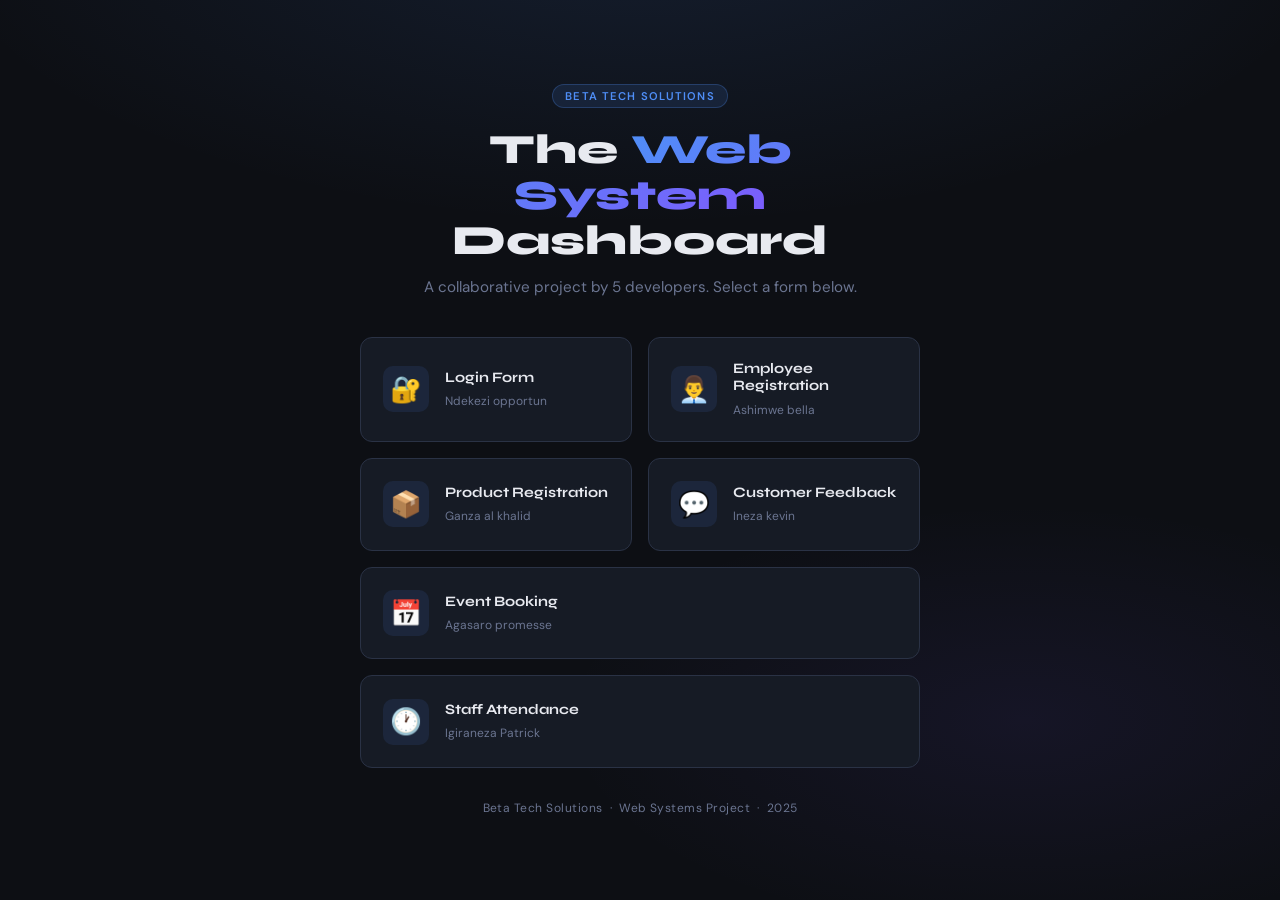
<file: index.html>
<!DOCTYPE html>
<html lang="en">
<head>
  <meta charset="UTF-8" />
  <meta name="viewport" content="width=device-width, initial-scale=1.0" />
  <title>Beta Tech Solutions – Web System</title>
  <link rel="stylesheet" href="css/style.css" />
  <style>
    .hero { text-align: center; max-width: 560px; width: 100%; }
    .hero .badge { display: inline-block; font-size: 0.7rem; font-weight: 600;
      letter-spacing: 0.1em; text-transform: uppercase; color: var(--accent);
      background: rgba(79,142,247,0.12); border: 1px solid rgba(79,142,247,0.25);
      border-radius: 20px; padding: 0.25rem 0.75rem; margin-bottom: 1.2rem; }
    .hero h1 { font-family: 'Syne', sans-serif; font-size: 2.6rem; font-weight: 800;
      line-height: 1.1; margin-bottom: 0.8rem; }
    .hero h1 span { background: linear-gradient(135deg, #4f8ef7, #7c5cfc);
      -webkit-background-clip: text; -webkit-text-fill-color: transparent; }
    .hero p { color: var(--muted); font-size: 0.95rem; margin-bottom: 2.5rem; }
    .grid { display: grid; grid-template-columns: 1fr 1fr; gap: 1rem; width: 100%; max-width: 560px; }
    .form-card { background: var(--surface); border: 1px solid var(--border);
      border-radius: 12px; padding: 1.4rem; text-decoration: none; color: var(--text);
      transition: all 0.25s; display: flex; align-items: center; gap: 1rem; }
    .form-card:hover { border-color: var(--accent); transform: translateY(-2px);
      box-shadow: 0 8px 28px rgba(79,142,247,0.18); }
    .form-card .icon { font-size: 1.6rem; width: 46px; height: 46px; display: flex;
      align-items: center; justify-content: center; background: rgba(79,142,247,0.1);
      border-radius: 10px; flex-shrink: 0; }
    .form-card h3 { font-family: 'Syne', sans-serif; font-size: 0.9rem; font-weight: 700; margin-bottom: 0.2rem; }
    .form-card span { font-size: 0.75rem; color: var(--muted); }
    @media (max-width: 480px) { .grid { grid-template-columns: 1fr; } .hero h1 { font-size: 2rem; } }
  </style>
</head>
<body>
  <div class="hero">
    <div class="badge">Beta Tech Solutions</div>
    <h1>The <span>Web System</span><br>Dashboard</h1>
    <p>A collaborative project by 5 developers. Select a form below.</p>
  </div>

  <div class="grid">
    <a href="forms3/login.html" class="form-card">
      <div class="icon">🔐</div>
      <div><h3>Login Form</h3><span>Ndekezi opportun</span></div>
    </a>
    <a href="forms4/employee.html" class="form-card">
      <div class="icon">👨‍💼</div>
      <div><h3>Employee Registration</h3><span>Ashimwe bella</span></div>
    </a>
    <a href="forms2/product.html" class="form-card">
      <div class="icon">📦</div>
      <div><h3>Product Registration</h3><span>Ganza al khalid</span></div>
    </a>
    <a href="forms/feedback.html" class="form-card">
      <div class="icon">💬</div>
      <div><h3>Customer Feedback</h3><span>Ineza kevin</span></div>
    </a>
    <a href="forms5/booking.html" class="form-card" style="grid-column: span 2;">
      <div class="icon">📅</div>
      <div><h3>Event Booking</h3><span>Agasaro promesse</span></div>
    </a>
    <a href="forms6/attendance.html" class="form-card" style="grid-column: span 2;">
  <div class="icon">🕐</div>
  <div><h3>Staff Attendance</h3><span>Igiraneza Patrick</span></div>
</a>
  </div>

  <footer>Beta Tech Solutions &nbsp;·&nbsp; Web Systems Project &nbsp;·&nbsp; 2025</footer>
</body>
</html>
</file>
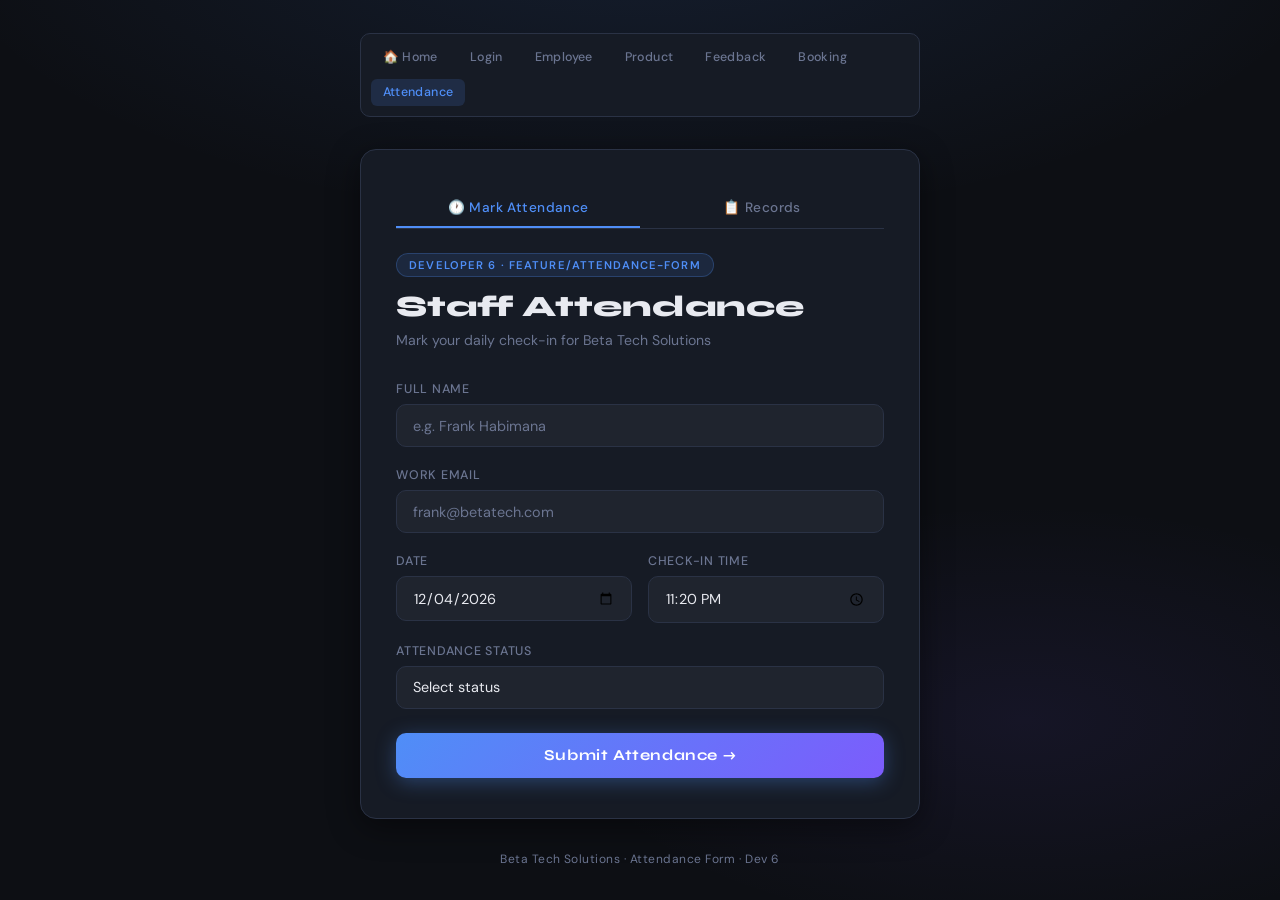
<file: attendance.html>
<!DOCTYPE html>
<html lang="en">
<head>
  <meta charset="UTF-8" />
  <meta name="viewport" content="width=device-width, initial-scale=1.0" />
  <title>Staff Attendance – Beta Tech Solutions</title>
  <link rel="stylesheet" href="../css/style.css" />
  <style>
    .tab-nav {
      display: flex;
      gap: 0;
      margin-bottom: 1.5rem;
      border-bottom: 1px solid var(--border);
    }
    .tab-btn {
      flex: 1;
      background: none;
      border: none;
      border-bottom: 2px solid transparent;
      color: var(--muted);
      font-family: 'DM Sans', sans-serif;
      font-size: 0.85rem;
      font-weight: 500;
      padding: 0.6rem 1rem;
      cursor: pointer;
      transition: all 0.2s;
      letter-spacing: 0.03em;
    }
    .tab-btn.active {
      color: var(--accent);
      border-bottom-color: var(--accent);
    }
    .tab-panel { display: none; }
    .tab-panel.active { display: block; }

    .users-table { width: 100%; border-collapse: collapse; margin-top: 0.5rem; }
    .users-table th {
      font-size: 0.72rem;
      font-weight: 600;
      letter-spacing: 0.08em;
      text-transform: uppercase;
      color: var(--muted);
      text-align: left;
      padding: 0.5rem 0.75rem;
      border-bottom: 1px solid var(--border);
    }
    .users-table td {
      font-size: 0.85rem;
      color: var(--text);
      padding: 0.65rem 0.75rem;
      border-bottom: 1px solid rgba(255,255,255,0.04);
    }
    .users-table tr:hover td { background: rgba(79,142,247,0.05); }
    .status-badge {
      display: inline-block;
      font-size: 0.68rem;
      font-weight: 600;
      padding: 0.15rem 0.55rem;
      border-radius: 20px;
      letter-spacing: 0.05em;
    }
    .status-present { background: rgba(34,197,94,0.12);  color: #4ade80; border: 1px solid rgba(34,197,94,0.3); }
    .status-absent  { background: rgba(239,68,68,0.12);  color: #f87171; border: 1px solid rgba(239,68,68,0.3); }
    .status-late    { background: rgba(245,158,11,0.12); color: #fbbf24; border: 1px solid rgba(245,158,11,0.3); }
  </style>
</head>
<body>
  <nav>
    <a href="../index.html">🏠 Home</a>
    <a href="login.html">Login</a>
    <a href="employee.html">Employee</a>
    <a href="product.html">Product</a>
    <a href="feedback.html">Feedback</a>
    <a href="booking.html">Booking</a>
    <a href="attendance.html" class="active">Attendance</a>
  </nav>

  <div class="card">
    <div class="tab-nav">
      <button class="tab-btn active" onclick="switchTab('form-tab', this)">🕐 Mark Attendance</button>
      <button class="tab-btn"        onclick="switchTab('list-tab',  this)">📋 Records</button>
    </div>

    <div class="tab-panel active" id="form-tab">
      <div class="card-header">
        <div class="badge">Developer 6 · feature/attendance-form</div>
        <h1>Staff Attendance</h1>
        <p>Mark your daily check-in for Beta Tech Solutions</p>
      </div>

      <form id="attendanceForm" novalidate>
        <div class="form-group">
          <label for="staffName">Full Name</label>
          <input type="text" id="staffName" name="staffName"
                 placeholder="e.g. Frank Habimana" required />
        </div>

        <div class="form-group">
          <label for="staffEmail">Work Email</label>
          <input type="email" id="staffEmail" name="email"
                 placeholder="frank@betatech.com" required />
        </div>

        <div class="form-row">
          <div class="form-group">
            <label for="attendDate">Date</label>
            <input type="date" id="attendDate" name="date" required />
          </div>

          <div class="form-group">
            <label for="checkIn">Check-in Time</label>
            <input type="time" id="checkIn" name="checkIn" required />
          </div>
        </div>

        <div class="form-group">
          <label for="status">Attendance Status</label>
          <select id="status" name="status" required>
            <option value="" disabled selected>Select status</option>
            <option>Present</option>
            <option>Late</option>
            <option>Absent</option>
            <option>Remote</option>
          </select>
        </div>

        <button type="submit" class="btn">Submit Attendance →</button>
      </form>

      <div class="toast" id="toast">✅ Attendance recorded successfully!</div>
    </div>

    <div class="tab-panel" id="list-tab">
      <div class="card-header">
        <div class="badge">Attendance Records</div>
        <h1>Attendance List</h1>
        <p>Daily check-in records for all staff</p>
      </div>

      <table class="users-table">
        <thead>
          <tr>
            <th>#</th>
            <th>Name</th>
            <th>Date</th>
            <th>Check-in</th>
            <th>Status</th>
          </tr>
        </thead>
        <tbody>
          <tr>
            <td>1</td>
            <td>Alice Johnson</td>
            <td>2025-06-10</td>
            <td>08:02</td>
            <td><span class="status-badge status-present">Present</span></td>
          </tr>
          <tr>
            <td>2</td>
            <td>Bob Mugisha</td>
            <td>2025-06-10</td>
            <td>09:18</td>
            <td><span class="status-badge status-late">Late</span></td>
          </tr>
          <tr>
            <td>3</td>
            <td>Claire Uwase</td>
            <td>2025-06-10</td>
            <td>—</td>
            <td><span class="status-badge status-absent">Absent</span></td>
          </tr>
          <tr>
            <td>4</td>
            <td>David Nkusi</td>
            <td>2025-06-10</td>
            <td>07:55</td>
            <td><span class="status-badge status-present">Present</span></td>
          </tr>
          <tr>
            <td>5</td>
            <td>Eva Mukamana</td>
            <td>2025-06-10</td>
            <td>08:30</td>
            <td><span class="status-badge status-present">Present</span></td>
          </tr>
        </tbody>
      </table>
    </div>
  </div>

  <footer>Beta Tech Solutions · Attendance Form · Dev 6</footer>

  <script>
    document.getElementById('attendDate').value = new Date().toISOString().split('T')[0];

    const now = new Date();
    document.getElementById('checkIn').value =
      String(now.getHours()).padStart(2,'0') + ':' + String(now.getMinutes()).padStart(2,'0');

    document.getElementById('attendanceForm').addEventListener('submit', function(e) {
      e.preventDefault();
      if (!this.checkValidity()) { this.reportValidity(); return; }
      const toast = document.getElementById('toast');
      toast.classList.add('show');
      this.reset();
      setTimeout(() => toast.classList.remove('show'), 3500);
    });

    function switchTab(panelId, btn) {
      document.querySelectorAll('.tab-panel').forEach(p => p.classList.remove('active'));
      document.querySelectorAll('.tab-btn').forEach(b => b.classList.remove('active'));
      document.getElementById(panelId).classList.add('active');
      btn.classList.add('active');
    }
  </script>
</body>
</html>
</file>
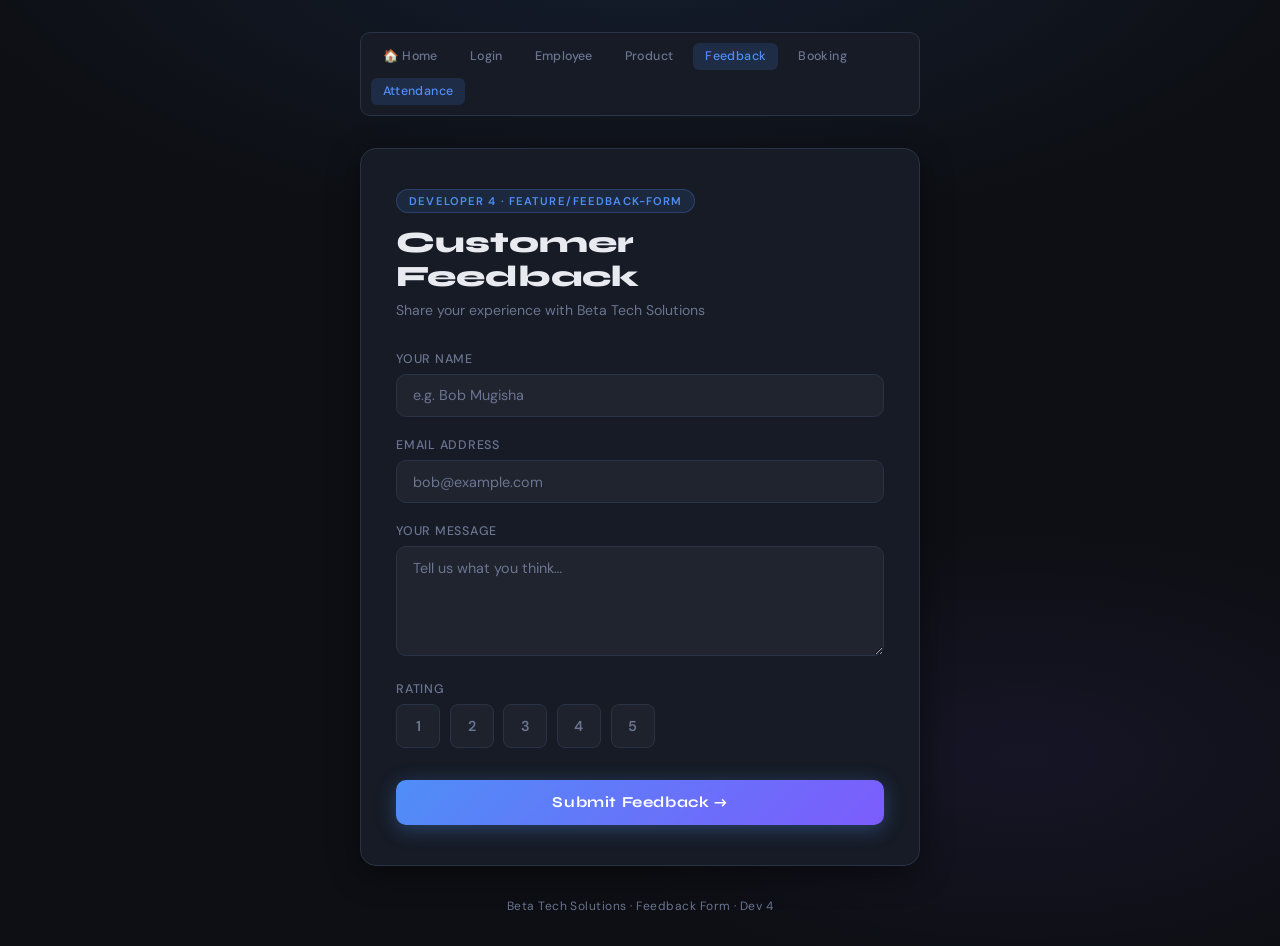
<file: forms/feedback.html>
<!DOCTYPE html>
<html lang="en">
<head>
  <meta charset="UTF-8" />
  <meta name="viewport" content="width=device-width, initial-scale=1.0" />
  <title>Customer Feedback – Beta Tech Solutions</title>
  <link rel="stylesheet" href="../css/style.css" />
</head>
<body>
  <nav>
    <a href="../index.html">🏠 Home</a>
    <a href="login.html">Login</a>
    <a href="employee.html">Employee</a>
    <a href="product.html">Product</a>
    <a href="feedback.html" class="active">Feedback</a>
    <a href="booking.html">Booking</a>
     <a href="attendance.html" class="active">Attendance</a>
  </nav>

  <div class="card">
    <div class="card-header">
      <div class="badge">Developer 4 · feature/feedback-form</div>
      <h1>Customer Feedback</h1>
      <p>Share your experience with Beta Tech Solutions</p>
    </div>

    <form id="feedbackForm" novalidate>
      <div class="form-group">
        <label for="fbName">Your Name</label>
        <input type="text" id="fbName" name="name"
               placeholder="e.g. Bob Mugisha" required />
      </div>

      <div class="form-group">
        <label for="fbEmail">Email Address</label>
        <input type="email" id="fbEmail" name="email"
               placeholder="bob@example.com" required />
      </div>

      <div class="form-group">
        <label for="message">Your Message</label>
        <textarea id="message" name="message"
                  placeholder="Tell us what you think…" required></textarea>
      </div>

      <div class="form-group">
        <label>Rating</label>
        <div class="rating-group">
          <input type="radio" id="r1" name="rating" value="1" required />
          <label for="r1">1</label>
          <input type="radio" id="r2" name="rating" value="2" />
          <label for="r2">2</label>
          <input type="radio" id="r3" name="rating" value="3" />
          <label for="r3">3</label>
          <input type="radio" id="r4" name="rating" value="4" />
          <label for="r4">4</label>
          <input type="radio" id="r5" name="rating" value="5" />
          <label for="r5">5</label>
        </div>
      </div>

      <button type="submit" class="btn">Submit Feedback →</button>
    </form>

    <div class="toast" id="toast">✅ Thank you for your feedback!</div>
  </div>

  <footer>Beta Tech Solutions · Feedback Form · Dev 4</footer>

  <script>
    document.getElementById('feedbackForm').addEventListener('submit', function(e) {
      e.preventDefault();
      if (!this.checkValidity()) { this.reportValidity(); return; }
      if (!document.querySelector('input[name="rating"]:checked')) {
        alert('Please select a rating.'); return;
      }
      const toast = document.getElementById('toast');
      toast.classList.add('show');
      this.reset();
      setTimeout(() => toast.classList.remove('show'), 3500);
    });
  </script>
</body>
</html>
</file>
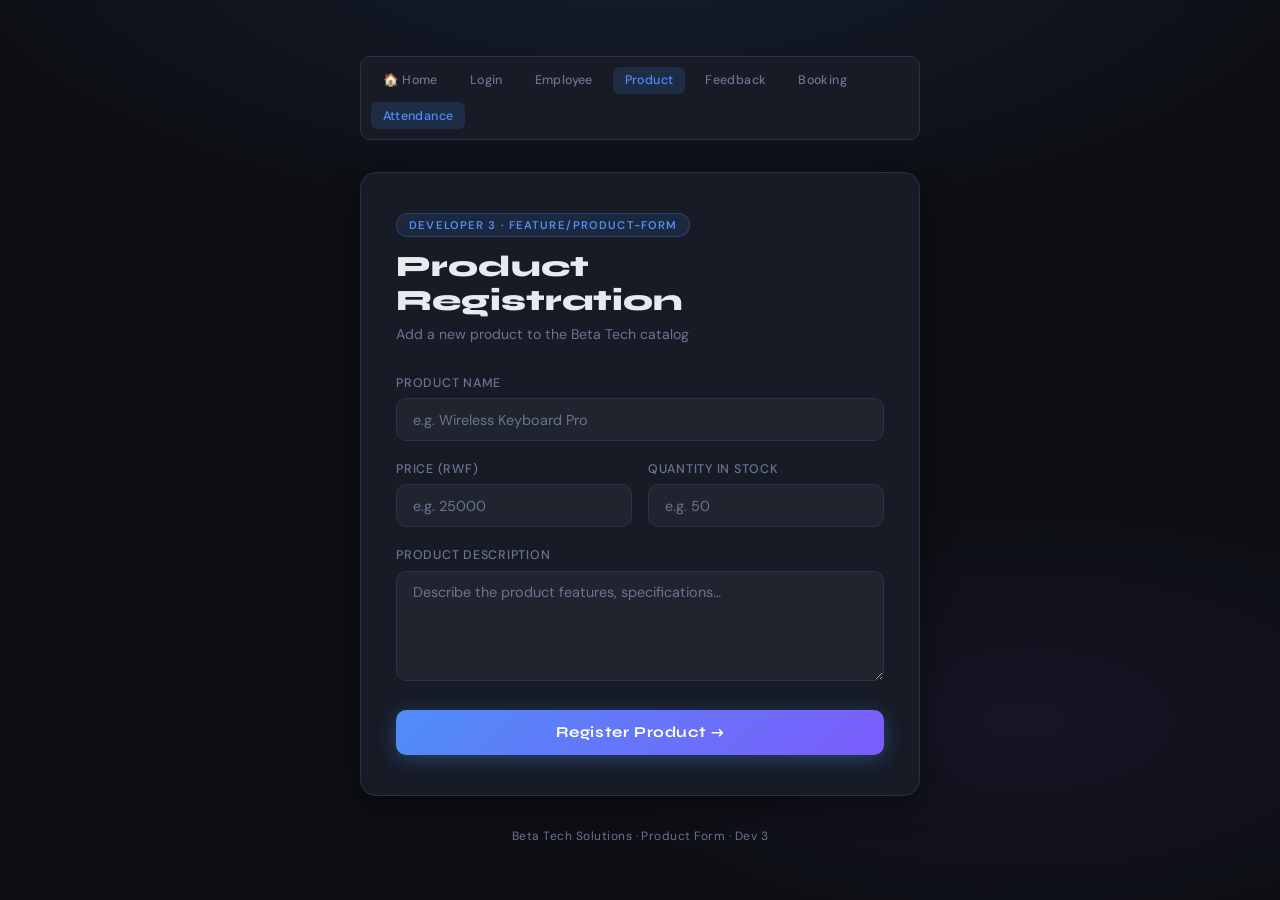
<file: forms2/product.html>
<!DOCTYPE html>
<html lang="en">
<head>
  <meta charset="UTF-8" />
  <meta name="viewport" content="width=device-width, initial-scale=1.0" />
  <title>Product Registration – Beta Tech Solutions</title>
  <link rel="stylesheet" href="../css/style.css" />
</head>
<body>
  <nav>
    <a href="../index.html">🏠 Home</a>
    <a href="login.html">Login</a>
    <a href="employee.html">Employee</a>
    <a href="product.html" class="active">Product</a>
    <a href="feedback.html">Feedback</a>
    <a href="booking.html">Booking</a>
     <a href="attendance.html" class="active">Attendance</a>
  </nav>

  <div class="card">
    <div class="card-header">
      <div class="badge">Developer 3 · feature/product-form</div>
      <h1>Product Registration</h1>
      <p>Add a new product to the Beta Tech catalog</p>
    </div>

    <form id="productForm" novalidate>
      <div class="form-group">
        <label for="productName">Product Name</label>
        <input type="text" id="productName" name="productName"
               placeholder="e.g. Wireless Keyboard Pro" required />
      </div>

      <div class="form-row">
        <div class="form-group">
          <label for="price">Price (RWF)</label>
          <input type="number" id="price" name="price"
                 placeholder="e.g. 25000" min="0" step="100" required />
        </div>

        <div class="form-group">
          <label for="quantity">Quantity in Stock</label>
          <input type="number" id="quantity" name="quantity"
                 placeholder="e.g. 50" min="0" required />
        </div>
      </div>

      <div class="form-group">
        <label for="description">Product Description</label>
        <textarea id="description" name="description"
                  placeholder="Describe the product features, specifications…" required></textarea>
      </div>

      <button type="submit" class="btn">Register Product →</button>
    </form>

    <div class="toast" id="toast">✅ Product added to catalog successfully!</div>
  </div>

  <footer>Beta Tech Solutions · Product Form · Dev 3</footer>

  <script>
    document.getElementById('productForm').addEventListener('submit', function(e) {
      e.preventDefault();
      if (!this.checkValidity()) { this.reportValidity(); return; }
      const toast = document.getElementById('toast');
      toast.classList.add('show');
      this.reset();
      setTimeout(() => toast.classList.remove('show'), 3500);
    });
  </script>
</body>
</html>
</file>
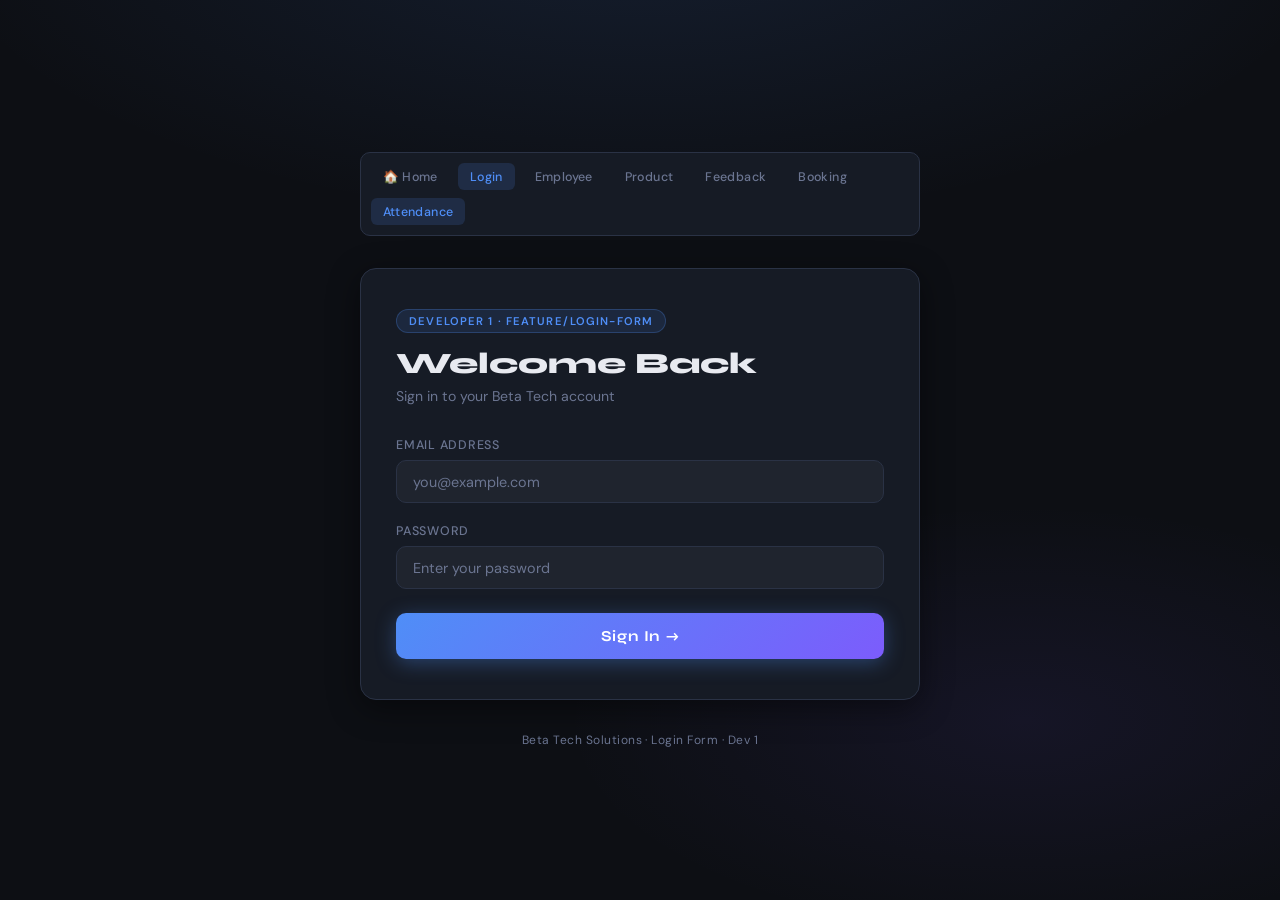
<file: forms3/login.html>
<!DOCTYPE html>
<html lang="en">
<head>
  <meta charset="UTF-8" />
  <meta name="viewport" content="width=device-width, initial-scale=1.0" />
  <title>Login – Beta Tech Solutions</title>
  <link rel="stylesheet" href="../css/style.css" />
</head>
<body>
  <nav>
    <a href="../index.html">🏠 Home</a>
    <a href="login.html" class="active">Login</a>
    <a href="employee.html">Employee</a>
    <a href="product.html">Product</a>
    <a href="feedback.html">Feedback</a>
    <a href="booking.html">Booking</a>
     <a href="attendance.html" class="active">Attendance</a>
  </nav>

  <div class="card">
    <div class="card-header">
      <div class="badge">Developer 1 · feature/login-form</div>
      <h1>Welcome Back</h1>
      <p>Sign in to your Beta Tech account</p>
    </div>

    <form id="loginForm" novalidate>
      <div class="form-group">
        <label for="email">Email Address</label>
        <input type="email" id="email" name="email"
               placeholder="you@example.com" required />
      </div>

      <div class="form-group">
        <label for="password">Password</label>
        <input type="password" id="password" name="password"
               placeholder="Enter your password" required minlength="6" />
      </div>

      <button type="submit" class="btn">Sign In →</button>
    </form>

    <div class="toast" id="toast">✅ Login successful! Redirecting…</div>
  </div>

  <footer>Beta Tech Solutions · Login Form · Dev 1</footer>

  <script>
    document.getElementById('loginForm').addEventListener('submit', function(e) {
      e.preventDefault();
      if (!this.checkValidity()) {
        this.reportValidity();
        return;
      }
      const toast = document.getElementById('toast');
      toast.classList.add('show');
      this.reset();
      setTimeout(() => toast.classList.remove('show'), 3500);
    });
  </script>
</body>
</html>
</file>
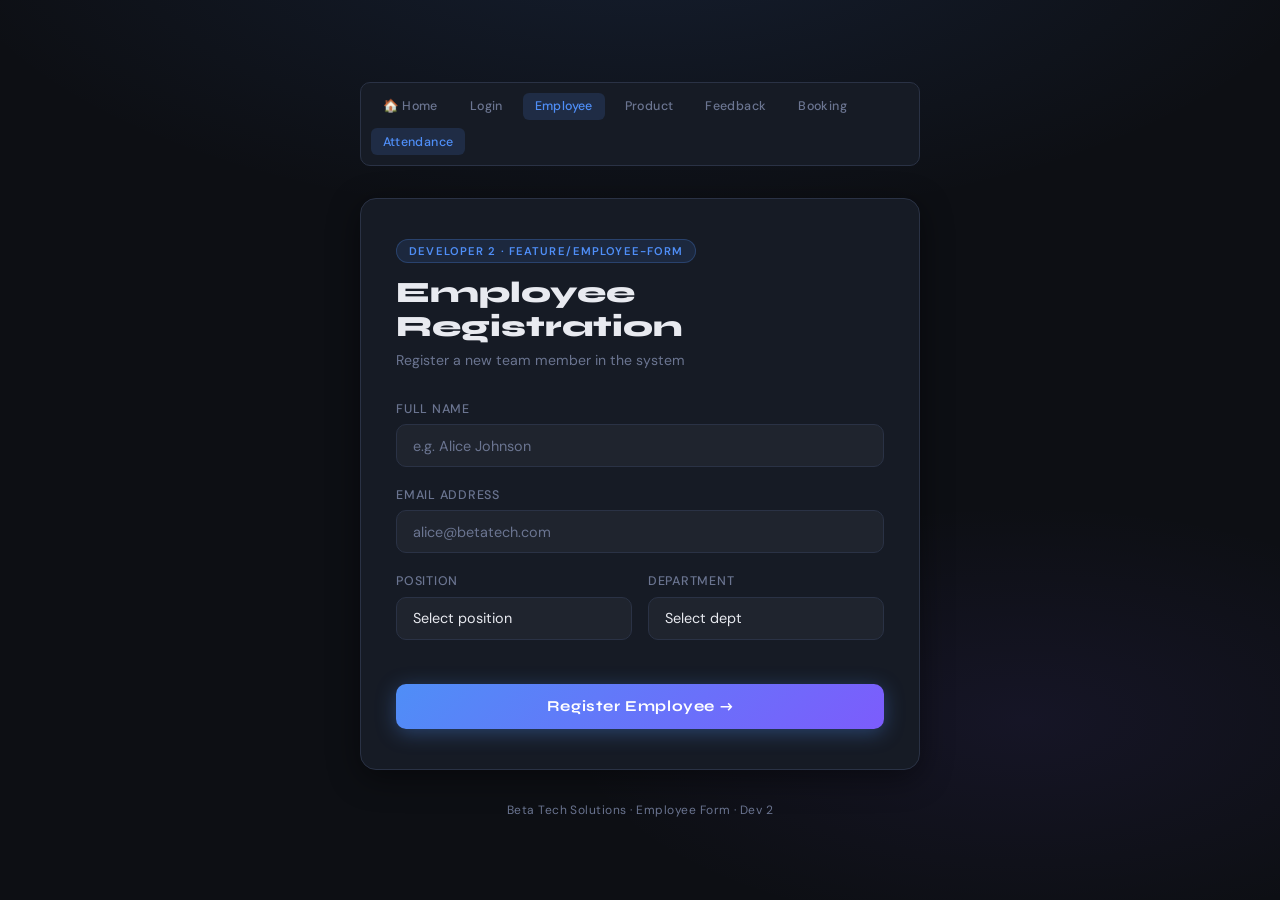
<file: forms4/employee.html>
<!DOCTYPE html>
<html lang="en">
<head>
  <meta charset="UTF-8" />
  <meta name="viewport" content="width=device-width, initial-scale=1.0" />
  <title>Employee Registration – Beta Tech Solutions</title>
  <link rel="stylesheet" href="../css/style.css" />
</head>
<body>
  <nav>
    <a href="../index.html">🏠 Home</a>
    <a href="login.html">Login</a>
    <a href="employee.html" class="active">Employee</a>
    <a href="product.html">Product</a>
    <a href="feedback.html">Feedback</a>
    <a href="booking.html">Booking</a>
     <a href="attendance.html" class="active">Attendance</a>
  </nav>

  <div class="card">
    <div class="card-header">
      <div class="badge">Developer 2 · feature/employee-form</div>
      <h1>Employee Registration</h1>
      <p>Register a new team member in the system</p>
    </div>

    <form id="employeeForm" novalidate>
      <div class="form-group">
        <label for="fullName">Full Name</label>
        <input type="text" id="fullName" name="fullName"
               placeholder="e.g. Alice Johnson" required />
      </div>

      <div class="form-group">
        <label for="empEmail">Email Address</label>
        <input type="email" id="empEmail" name="email"
               placeholder="alice@betatech.com" required />
      </div>

      <div class="form-row">
        <div class="form-group">
          <label for="position">Position</label>
          <select id="position" name="position" required>
            <option value="" disabled selected>Select position</option>
            <option>Software Engineer</option>
            <option>UI/UX Designer</option>
            <option>Product Manager</option>
            <option>Data Analyst</option>
            <option>DevOps Engineer</option>
            <option>QA Tester</option>
          </select>
        </div>

        <div class="form-group">
          <label for="department">Department</label>
          <select id="department" name="department" required>
            <option value="" disabled selected>Select dept</option>
            <option>Engineering</option>
            <option>Design</option>
            <option>Product</option>
            <option>Operations</option>
            <option>HR</option>
            <option>Finance</option>
          </select>
        </div>
      </div>

      <button type="submit" class="btn">Register Employee →</button>
    </form>

    <div class="toast" id="toast">✅ Employee registered successfully!</div>
  </div>

  <footer>Beta Tech Solutions · Employee Form · Dev 2</footer>

  <script>
    document.getElementById('employeeForm').addEventListener('submit', function(e) {
      e.preventDefault();
      if (!this.checkValidity()) { this.reportValidity(); return; }
      const toast = document.getElementById('toast');
      toast.classList.add('show');
      this.reset();
      setTimeout(() => toast.classList.remove('show'), 3500);
    });
  </script>
</body>
</html>
</file>
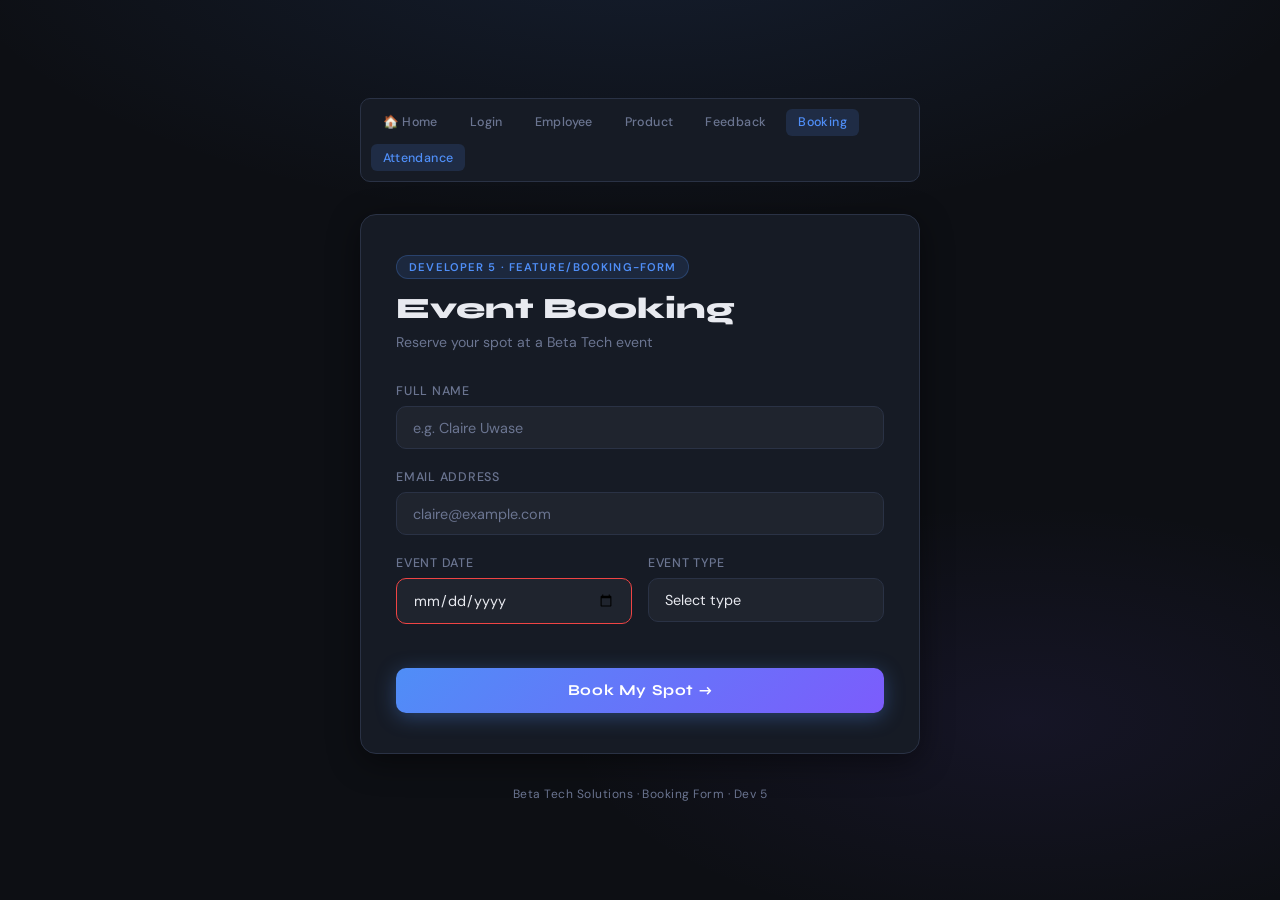
<file: forms5/booking.html>
<!DOCTYPE html>
<html lang="en">
<head>
  <meta charset="UTF-8" />
  <meta name="viewport" content="width=device-width, initial-scale=1.0" />
  <title>Event Booking – Beta Tech Solutions</title>
  <link rel="stylesheet" href="../css/style.css" />
</head>
<body>
  <nav>
    <a href="../index.html">🏠 Home</a>
    <a href="login.html">Login</a>
    <a href="employee.html">Employee</a>
    <a href="product.html">Product</a>
    <a href="feedback.html">Feedback</a>
    <a href="booking.html" class="active">Booking</a>
     <a href="attendance.html" class="active">Attendance</a>
  </nav>

  <div class="card">
    <div class="card-header">
      <div class="badge">Developer 5 · feature/booking-form</div>
      <h1>Event Booking</h1>
      <p>Reserve your spot at a Beta Tech event</p>
    </div>

    <form id="bookingForm" novalidate>
      <div class="form-group">
        <label for="bkName">Full Name</label>
        <input type="text" id="bkName" name="name"
               placeholder="e.g. Claire Uwase" required />
      </div>

      <div class="form-group">
        <label for="bkEmail">Email Address</label>
        <input type="email" id="bkEmail" name="email"
               placeholder="claire@example.com" required />
      </div>

      <div class="form-row">
        <div class="form-group">
          <label for="eventDate">Event Date</label>
          <input type="date" id="eventDate" name="date" required />
        </div>

        <div class="form-group">
          <label for="eventType">Event Type</label>
          <select id="eventType" name="eventType" required>
            <option value="" disabled selected>Select type</option>
            <option>Tech Conference</option>
            <option>Workshop</option>
            <option>Hackathon</option>
            <option>Networking Night</option>
            <option>Product Launch</option>
            <option>Webinar</option>
          </select>
        </div>
      </div>

      <button type="submit" class="btn">Book My Spot →</button>
    </form>

    <div class="toast" id="toast">✅ Booking confirmed! Check your email.</div>
  </div>

  <footer>Beta Tech Solutions · Booking Form · Dev 5</footer>

  <script>
    // Set min date to today
    document.getElementById('eventDate').min = new Date().toISOString().split('T')[0];

    document.getElementById('bookingForm').addEventListener('submit', function(e) {
      e.preventDefault();
      if (!this.checkValidity()) { this.reportValidity(); return; }
      const toast = document.getElementById('toast');
      toast.classList.add('show');
      this.reset();
      setTimeout(() => toast.classList.remove('show'), 3500);
    });
  </script>
</body>
</html>
</file>
<file: css/style.css>
/* ============================================
   Beta Tech Solutions – Global Stylesheet
   Used by ALL forms. Do not modify structure.
   ============================================ */

@import url('https://fonts.googleapis.com/css2?family=Syne:wght@400;600;700;800&family=DM+Sans:wght@300;400;500&display=swap');

/* ── CSS Variables ── */
:root {
  --bg:        #0d0f14;
  --surface:   #161b25;
  --border:    #2a3245;
  --accent:    #4f8ef7;
  --accent2:   #7c5cfc;
  --text:      #e8eaf0;
  --muted:     #6b7591;
  --success:   #22c55e;
  --error:     #ef4444;
  --radius:    10px;
  --shadow:    0 8px 32px rgba(0,0,0,0.45);
}

/* ── Reset ── */
*, *::before, *::after { box-sizing: border-box; margin: 0; padding: 0; }

body {
  font-family: 'DM Sans', sans-serif;
  background: var(--bg);
  color: var(--text);
  min-height: 100vh;
  display: flex;
  flex-direction: column;
  align-items: center;
  justify-content: center;
  padding: 2rem 1rem;
  background-image:
    radial-gradient(ellipse 80% 50% at 50% -10%, rgba(79,142,247,0.12) 0%, transparent 70%),
    radial-gradient(ellipse 60% 40% at 80% 80%, rgba(124,92,252,0.08) 0%, transparent 60%);
}

/* ── Nav ── */
nav {
  width: 100%;
  max-width: 560px;
  display: flex;
  gap: 0.5rem;
  flex-wrap: wrap;
  margin-bottom: 2rem;
  background: var(--surface);
  border: 1px solid var(--border);
  border-radius: var(--radius);
  padding: 0.6rem;
}

nav a {
  color: var(--muted);
  text-decoration: none;
  font-size: 0.78rem;
  font-weight: 500;
  padding: 0.35rem 0.75rem;
  border-radius: 6px;
  transition: all 0.2s;
  letter-spacing: 0.03em;
}

nav a:hover, nav a.active {
  background: rgba(79,142,247,0.15);
  color: var(--accent);
}

/* ── Card ── */
.card {
  background: var(--surface);
  border: 1px solid var(--border);
  border-radius: 16px;
  padding: 2.5rem 2.2rem;
  width: 100%;
  max-width: 560px;
  box-shadow: var(--shadow);
  animation: slideUp 0.45s cubic-bezier(0.22,1,0.36,1) both;
}

@keyframes slideUp {
  from { opacity: 0; transform: translateY(24px); }
  to   { opacity: 1; transform: translateY(0); }
}

/* ── Header ── */
.card-header {
  margin-bottom: 2rem;
}

.card-header .badge {
  display: inline-block;
  font-size: 0.7rem;
  font-weight: 600;
  letter-spacing: 0.1em;
  text-transform: uppercase;
  color: var(--accent);
  background: rgba(79,142,247,0.12);
  border: 1px solid rgba(79,142,247,0.25);
  border-radius: 20px;
  padding: 0.25rem 0.75rem;
  margin-bottom: 0.85rem;
}

.card-header h1 {
  font-family: 'Syne', sans-serif;
  font-size: 1.85rem;
  font-weight: 800;
  color: var(--text);
  line-height: 1.15;
  margin-bottom: 0.4rem;
}

.card-header p {
  font-size: 0.88rem;
  color: var(--muted);
}

/* ── Form Elements ── */
.form-group {
  margin-bottom: 1.25rem;
}

.form-row {
  display: grid;
  grid-template-columns: 1fr 1fr;
  gap: 1rem;
}

label {
  display: block;
  font-size: 0.78rem;
  font-weight: 500;
  color: var(--muted);
  letter-spacing: 0.06em;
  text-transform: uppercase;
  margin-bottom: 0.45rem;
}

input, select, textarea {
  width: 100%;
  background: rgba(255,255,255,0.04);
  border: 1px solid var(--border);
  border-radius: var(--radius);
  padding: 0.72rem 1rem;
  color: var(--text);
  font-family: 'DM Sans', sans-serif;
  font-size: 0.9rem;
  transition: border-color 0.2s, box-shadow 0.2s;
  outline: none;
  -webkit-appearance: none;
}

input::placeholder, textarea::placeholder { color: var(--muted); }

input:focus, select:focus, textarea:focus {
  border-color: var(--accent);
  box-shadow: 0 0 0 3px rgba(79,142,247,0.18);
  background: rgba(79,142,247,0.05);
}

input:invalid:not(:placeholder-shown) {
  border-color: var(--error);
}

textarea { resize: vertical; min-height: 110px; }

select option { background: var(--surface); color: var(--text); }

/* Radio / Rating group */
.rating-group {
  display: flex;
  gap: 0.6rem;
  flex-wrap: wrap;
}

.rating-group input[type="radio"] { display: none; }

.rating-group label {
  display: flex;
  align-items: center;
  justify-content: center;
  width: 44px;
  height: 44px;
  border-radius: 8px;
  border: 1px solid var(--border);
  background: rgba(255,255,255,0.03);
  cursor: pointer;
  font-size: 0.9rem;
  font-weight: 600;
  color: var(--muted);
  text-transform: none;
  letter-spacing: 0;
  transition: all 0.2s;
}

.rating-group input[type="radio"]:checked + label {
  background: rgba(79,142,247,0.2);
  border-color: var(--accent);
  color: var(--accent);
}

/* ── Button ── */
.btn {
  display: flex;
  align-items: center;
  justify-content: center;
  gap: 0.5rem;
  width: 100%;
  padding: 0.85rem;
  margin-top: 1.5rem;
  background: linear-gradient(135deg, var(--accent), var(--accent2));
  color: #fff;
  border: none;
  border-radius: var(--radius);
  font-family: 'Syne', sans-serif;
  font-size: 0.95rem;
  font-weight: 700;
  letter-spacing: 0.04em;
  cursor: pointer;
  transition: opacity 0.2s, transform 0.15s, box-shadow 0.2s;
  box-shadow: 0 4px 20px rgba(79,142,247,0.35);
}

.btn:hover  { opacity: 0.9; transform: translateY(-1px); box-shadow: 0 6px 28px rgba(79,142,247,0.45); }
.btn:active { transform: translateY(0); }

/* ── Success Toast ── */
.toast {
  display: none;
  margin-top: 1rem;
  padding: 0.75rem 1rem;
  border-radius: var(--radius);
  background: rgba(34,197,94,0.12);
  border: 1px solid rgba(34,197,94,0.3);
  color: var(--success);
  font-size: 0.85rem;
  text-align: center;
  animation: slideUp 0.3s ease both;
}

.toast.show { display: block; }

/* ── Footer ── */
footer {
  margin-top: 2rem;
  font-size: 0.75rem;
  color: var(--muted);
  text-align: center;
  letter-spacing: 0.04em;
}

/* ── Responsive ── */
@media (max-width: 520px) {
  .card { padding: 1.8rem 1.3rem; }
  .form-row { grid-template-columns: 1fr; }
  .card-header h1 { font-size: 1.5rem; }
}
</file>
